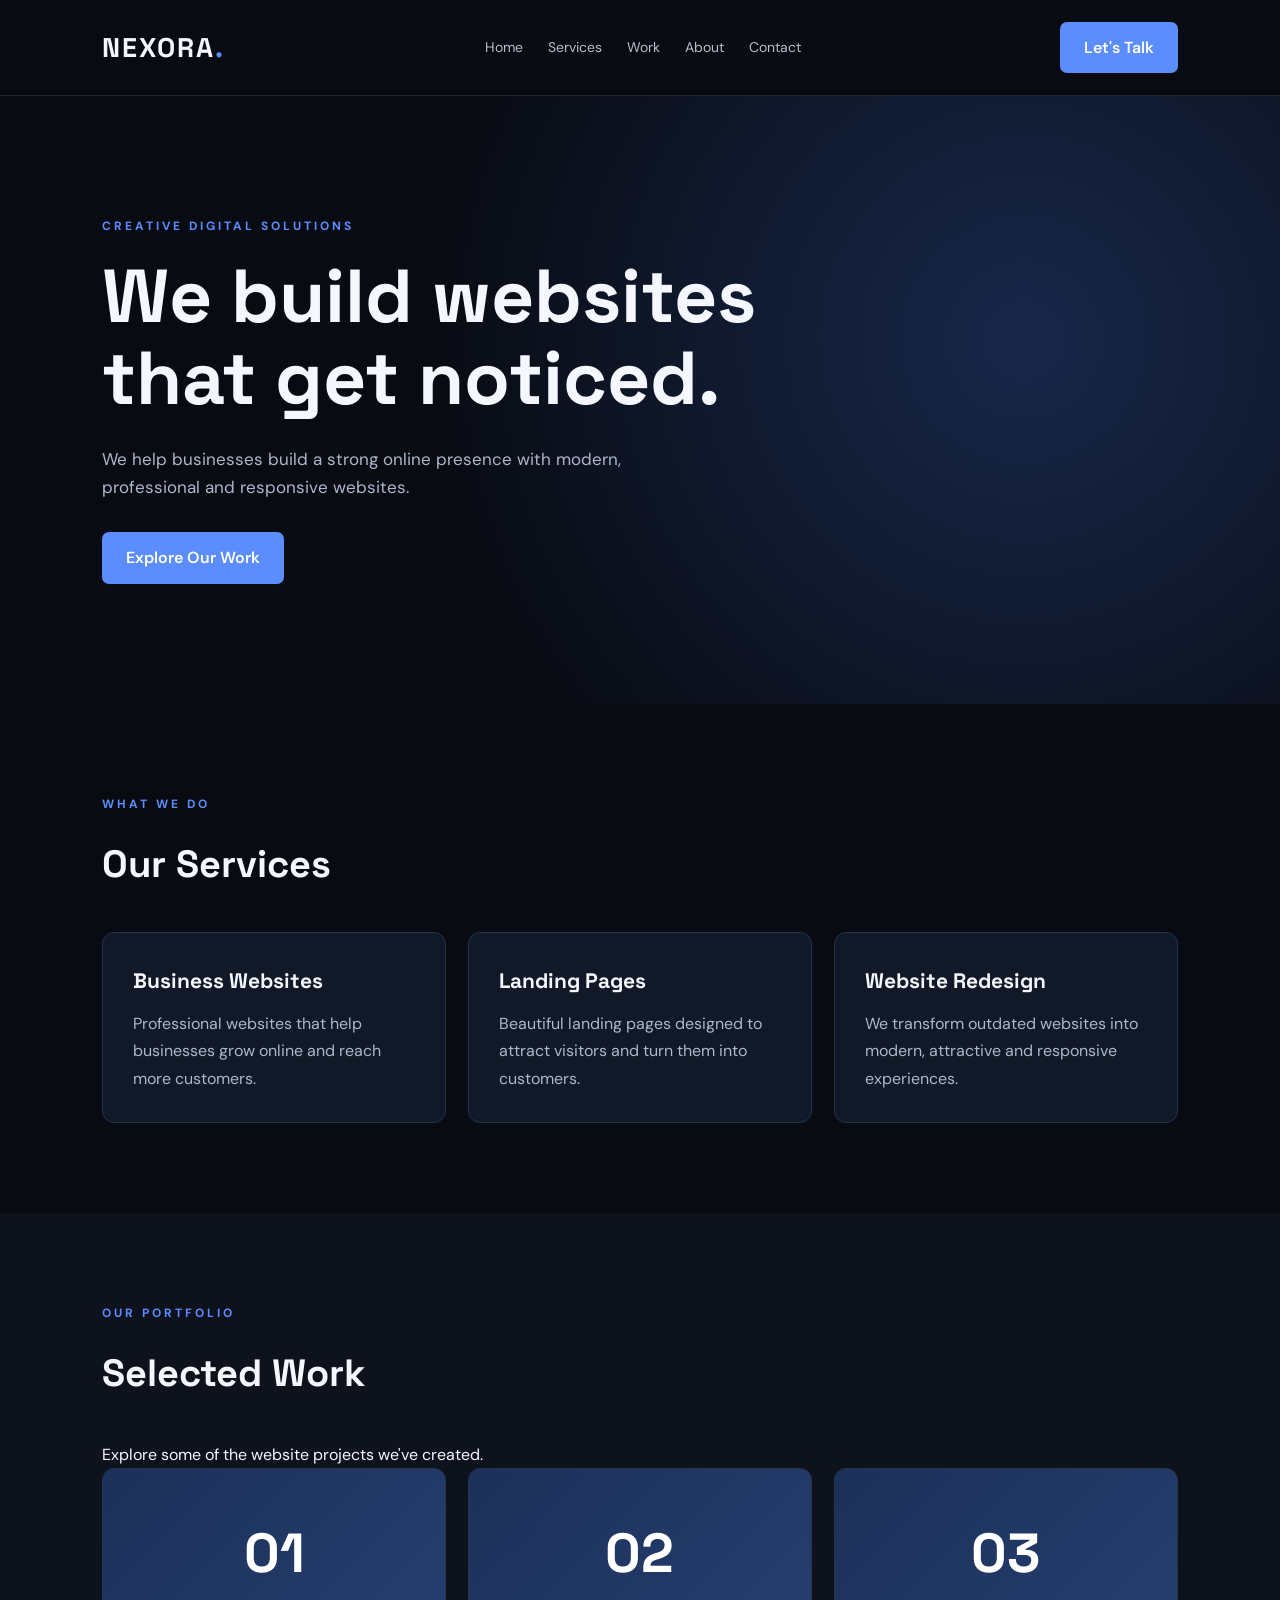
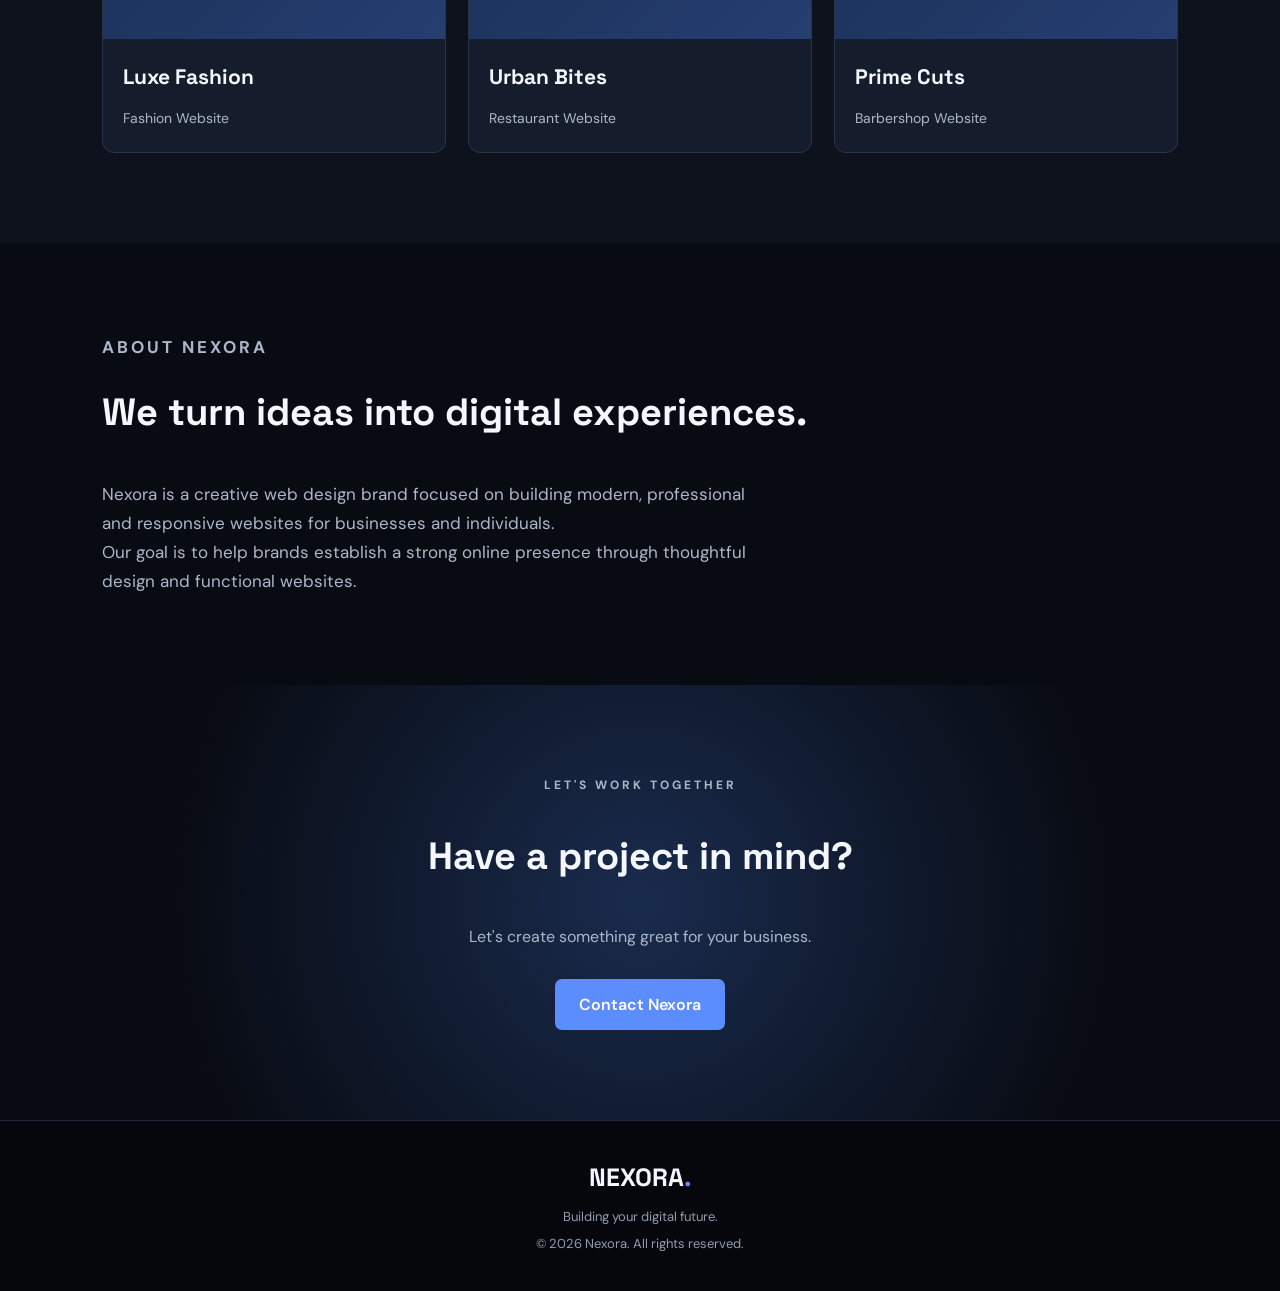
<file: index.html>
<!DOCTYPE html>
<html lang="en">

<head>
    <meta charset="UTF-8">
    <meta name="viewport" content="width=device-width, initial-scale=1.0">

    <title>Nexora | Web Design Agency</title>

    <link rel="stylesheet" href="style.css">
</head>

<body>

    <!-- HEADER -->
    <header>
        <nav class="navbar">

            <a href="#home" class="logo">
                NEXORA<span>.</span>
            </a>

            <div class="nav-links">
                <a href="#home">Home</a>
                <a href="#services">Services</a>
                <a href="#work">Work</a>
                <a href="#about">About</a>
                <a href="#contact">Contact</a>
            </div>

            <a href="#contact" class="nav-button">
                Let's Talk
            </a>

        </nav>
    </header>


    <!-- HERO SECTION -->
    <section class="hero" id="home">

        <p class="tagline">
            CREATIVE DIGITAL SOLUTIONS
        </p>

        <h1>
            We build websites<br>
            that get noticed.
        </h1>

        <p class="hero-text">
            We help businesses build a strong online presence
            with modern, professional and responsive websites.
        </p>

        <a href="#work" class="primary-button">
            Explore Our Work
        </a>

    </section>


    <!-- SERVICES SECTION -->
    <section class="services" id="services">

        <p class="section-label">WHAT WE DO</p>

        <h2>Our Services</h2>

        <div class="service-grid">

            <div class="service-card">
                <h3>Business Websites</h3>
                <p>
                    Professional websites that help businesses
                    grow online and reach more customers.
                </p>
            </div>

            <div class="service-card">
                <h3>Landing Pages</h3>
                <p>
                    Beautiful landing pages designed to attract
                    visitors and turn them into customers.
                </p>
            </div>

            <div class="service-card">
                <h3>Website Redesign</h3>
                <p>
                    We transform outdated websites into modern,
                    attractive and responsive experiences.
                </p>
            </div>

        </div>

    </section>


    <!-- PORTFOLIO SECTION -->
    <section class="work" id="work">

        <p class="section-label">OUR PORTFOLIO</p>

        <h2>Selected Work</h2>

        <p class="work-intro">
            Explore some of the website projects we've created.
        </p>

        <div class="work-grid">

            <a
                href="luxe/index.html"
                target="_blank"
                rel="noopener"
                class="work-card">

                <div class="work-image">01</div>

                <h3>Luxe Fashion</h3>

                <p>Fashion Website</p>

            </a>


            <a
                href="urban-bites/index.html"
                target="_blank"
                rel="noopener"
                class="work-card">

                <div class="work-image">02</div>

                <h3>Urban Bites</h3>

                <p>Restaurant Website</p>

            </a>


            <a
                href="prime-cuts/index.html"
                target="_blank"
                rel="noopener"
                class="work-card">

                <div class="work-image">03</div>

                <h3>Prime Cuts</h3>

                <p>Barbershop Website</p>

            </a>

        </div>

    </section>


    <!-- ABOUT SECTION -->
    <section class="about" id="about">

        <p class="section-label">ABOUT NEXORA</p>

        <h2>We turn ideas into digital experiences.</h2>

        <p>
            Nexora is a creative web design brand focused on
            building modern, professional and responsive
            websites for businesses and individuals.
        </p>

        <p>
            Our goal is to help brands establish a strong
            online presence through thoughtful design
            and functional websites.
        </p>

    </section>


    <!-- CONTACT SECTION -->
    <section class="contact" id="contact">

        <p class="section-label">LET'S WORK TOGETHER</p>

        <h2>Have a project in mind?</h2>

        <p>
            Let's create something great for your business.
        </p>

        <a
            href="https://wa.me/2349121017445?text=Hello%20Nexora%2C%20I%20am%20interested%20in%20getting%20a%20website."
            target="_blank"
            rel="noopener"
            class="primary-button">

            Contact Nexora

        </a>

    </section>


    <!-- FOOTER -->
    <footer>

        <h3>NEXORA<span>.</span></h3>

        <p>Building your digital future.</p>

        <p>© 2026 Nexora. All rights reserved.</p>

    </footer>

</body>
</html>
</file>
<file: style.css>
@import url('https://fonts.googleapis.com/css2?family=DM+Sans:wght@400;500;600;700&family=Space+Grotesk:wght@400;500;600;700&display=swap');

* {
  margin: 0;
  padding: 0;
  box-sizing: border-box;
  scroll-behavior: smooth;
}

body {
  background: #080b12;
  color: #f5f7ff;
  font-family: 'DM Sans', sans-serif;
  line-height: 1.7;
}

a {
  text-decoration: none;
  color: inherit;
}

header {
  width: 100%;
  padding: 22px 8%;
  background: #080b12;
  border-bottom: 1px solid #202635;
}

.navbar {
  display: flex;
  align-items: center;
  justify-content: space-between;
  flex-wrap: wrap;
  gap: 18px;
}

.logo {
  font-family: 'Space Grotesk', sans-serif;
  font-size: 27px;
  font-weight: 700;
  letter-spacing: 2px;
}

.logo span,
footer span {
  color: #5c8dff;
}

.nav-links {
  display: flex;
  gap: 25px;
  flex-wrap: wrap;
}

.nav-links a {
  color: #b7bdcc;
  font-size: 14px;
  transition: 0.3s;
}

.nav-links a:hover {
  color: #5c8dff;
}

.nav-button,
.primary-button {
  display: inline-block;
  background: #5c8dff;
  color: #fff;
  padding: 12px 24px;
  border-radius: 7px;
  font-weight: 600;
  transition: 0.3s;
}

.nav-button:hover,
.primary-button:hover {
  background: #3972ed;
  transform: translateY(-3px);
}

.hero {
  min-height: 600px;
  padding: 120px 8%;
  display: flex;
  flex-direction: column;
  align-items: flex-start;
  justify-content: center;
  background: radial-gradient(circle at 80% 40%, #18284b, #080b12 55%);
}

.tagline,
.section-label {
  color: #5c8dff;
  font-size: 12px;
  font-weight: 700;
  letter-spacing: 3px;
  margin-bottom: 18px;
}

.hero h1 {
  font-family: 'Space Grotesk', sans-serif;
  font-size: clamp(42px, 8vw, 75px);
  line-height: 1.1;
  max-width: 800px;
  margin-bottom: 25px;
}

.hero-text {
  color: #aeb7ca;
  max-width: 540px;
  margin-bottom: 30px;
  font-size: 17px;
}

.services,
.work,
.about,
.contact {
  padding: 90px 8%;
}

.services h2,
.work h2,
.about h2,
.contact h2 {
  font-family: 'Space Grotesk', sans-serif;
  font-size: 38px;
  margin-bottom: 35px;
}

.service-grid,
.work-grid {
  display: grid;
  grid-template-columns: repeat(3, 1fr);
  gap: 22px;
}

.service-card {
  padding: 30px;
  background: #111827;
  border: 1px solid #263249;
  border-radius: 12px;
  transition: 0.3s;
}

.service-card:hover {
  transform: translateY(-7px);
  border-color: #5c8dff;
}

.service-card h3,
.work-card h3 {
  font-family: 'Space Grotesk', sans-serif;
  font-size: 21px;
  margin-bottom: 12px;
}

.service-card p,
.work-card p,
.about p,
.contact p {
  color: #aeb7ca;
}

.work {
  background: #0d121d;
}

.work-card {
  background: #151d2c;
  border: 1px solid #27344b;
  border-radius: 12px;
  overflow: hidden;
  transition: 0.3s;
}

.work-card:hover {
  transform: translateY(-7px);
  border-color: #5c8dff;
}

.work-image {
  height: 170px;
  display: flex;
  align-items: center;
  justify-content: center;
  background: linear-gradient(135deg, #1b3159, #263e70);
  color: #fff;
  font-family: 'Space Grotesk', sans-serif;
  font-size: 55px;
  font-weight: 700;
}

.work-card h3,
.work-card p {
  margin-left: 20px;
  margin-right: 20px;
}

.work-card h3 {
  margin-top: 20px;
}

.work-card p {
  margin-bottom: 22px;
  font-size: 14px;
}

.about {
  max-width: 1000px;
}

.about p {
  max-width: 650px;
  font-size: 17px;
}

.contact {
  text-align: center;
  background: radial-gradient(circle at center, #192b4d, #080b12 70%);
}

.contact p {
  margin-bottom: 28px;
}

footer {
  text-align: center;
  padding: 35px 15px;
  background: #05070c;
  border-top: 1px solid #202635;
}

footer h3 {
  font-family: 'Space Grotesk', sans-serif;
  font-size: 25px;
  margin-bottom: 8px;
}

footer p {
  color: #929bad;
  font-size: 13px;
  margin-top: 5px;
}

@media (max-width: 750px) {
  header {
    padding: 20px 5%;
  }

  .navbar {
    justify-content: center;
  }

  .nav-links {
    justify-content: center;
    gap: 15px;
  }

  .hero {
    padding: 90px 6%;
    min-height: 520px;
  }

  .services,
  .work,
  .about,
  .contact {
    padding: 65px 6%;
  }

  .service-grid,
  .work-grid {
    grid-template-columns: 1fr;
  }

  .services h2,
  .work h2,
  .about h2,
  .contact h2 {
    font-size: 30px;
  }
}
</file>
